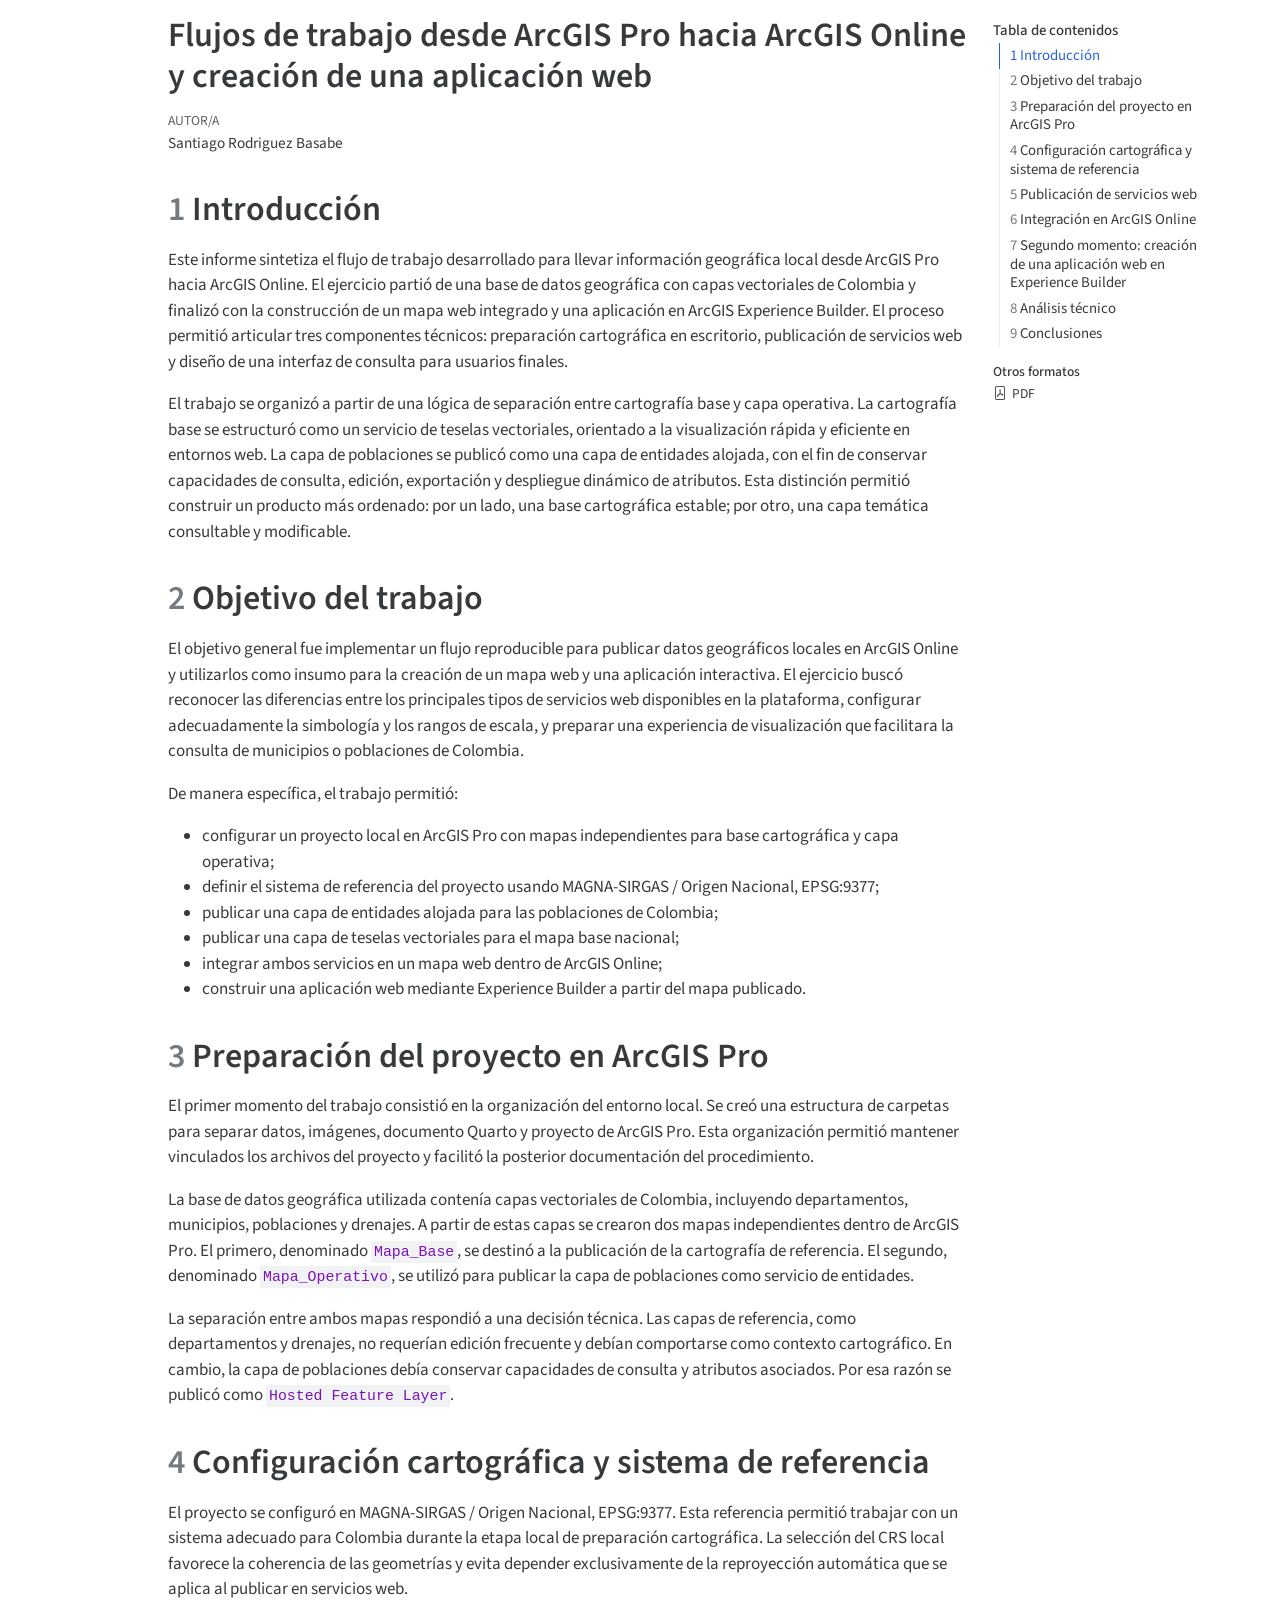
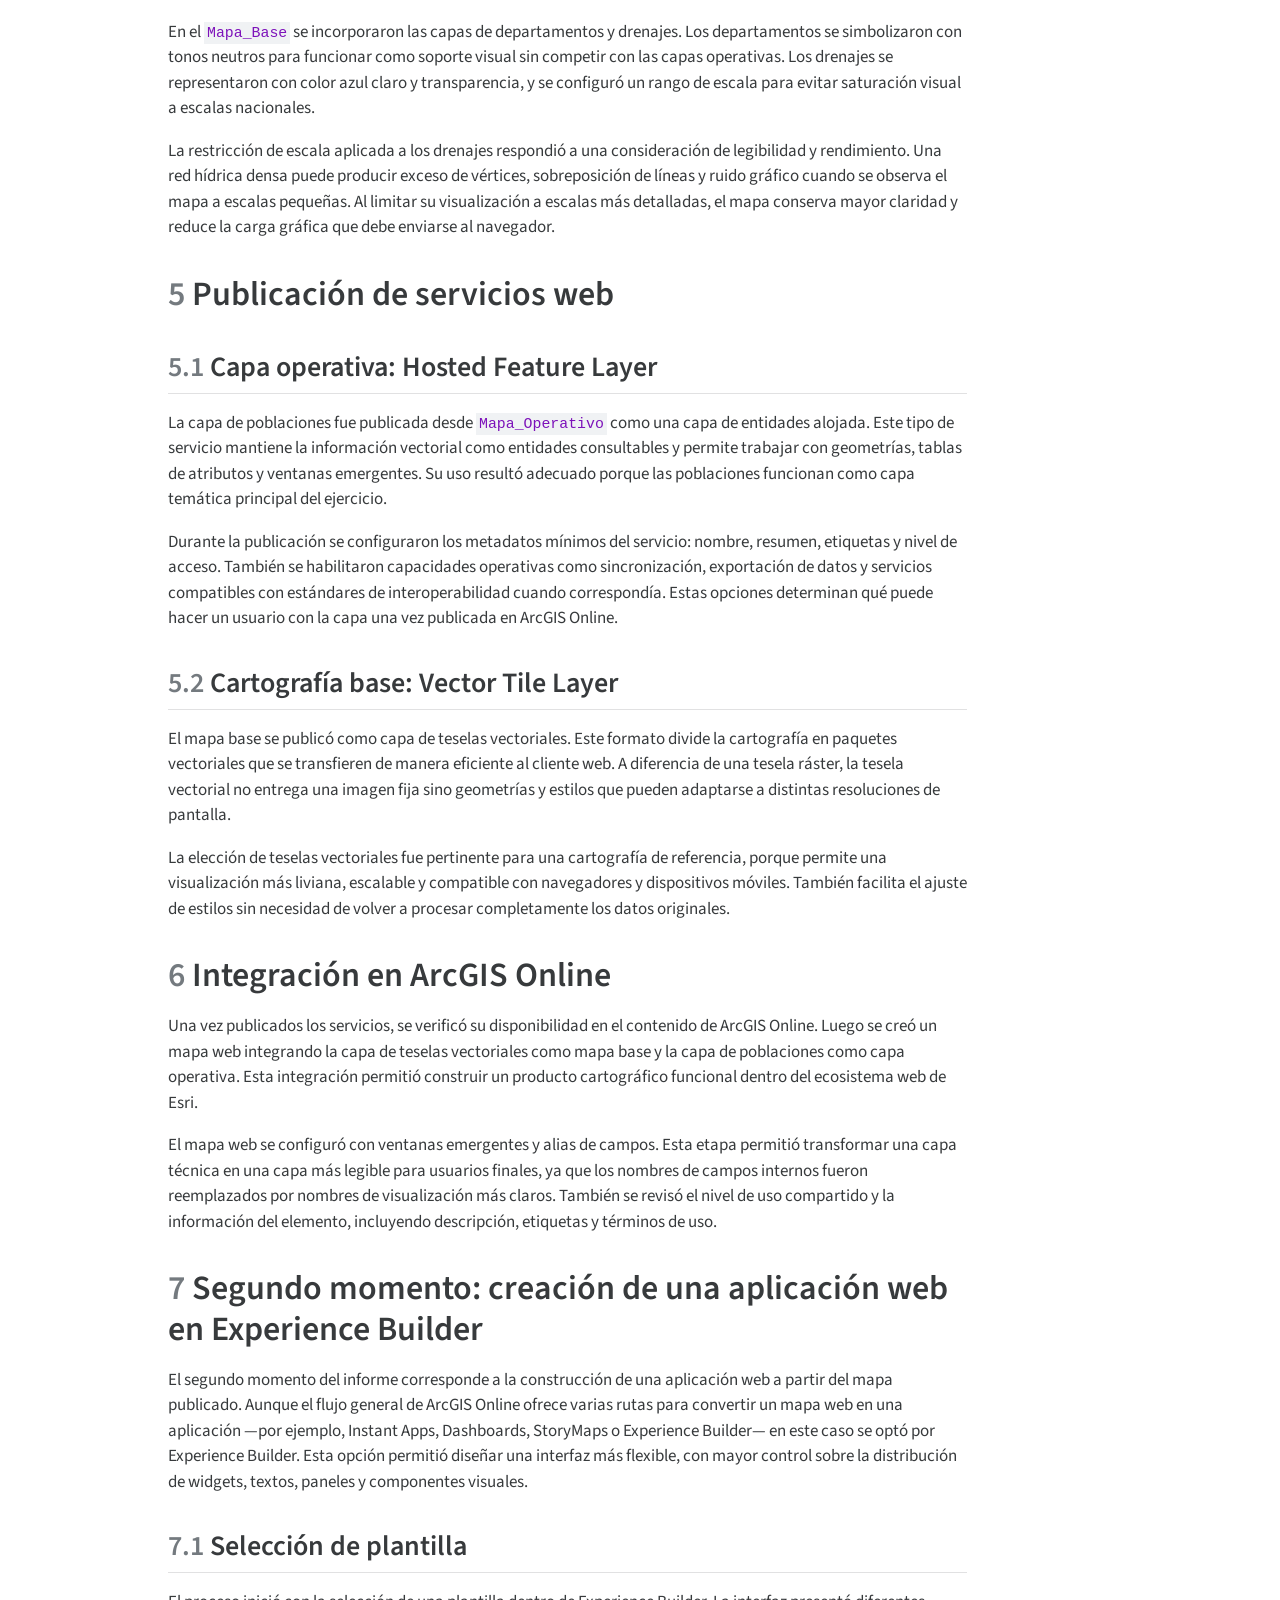
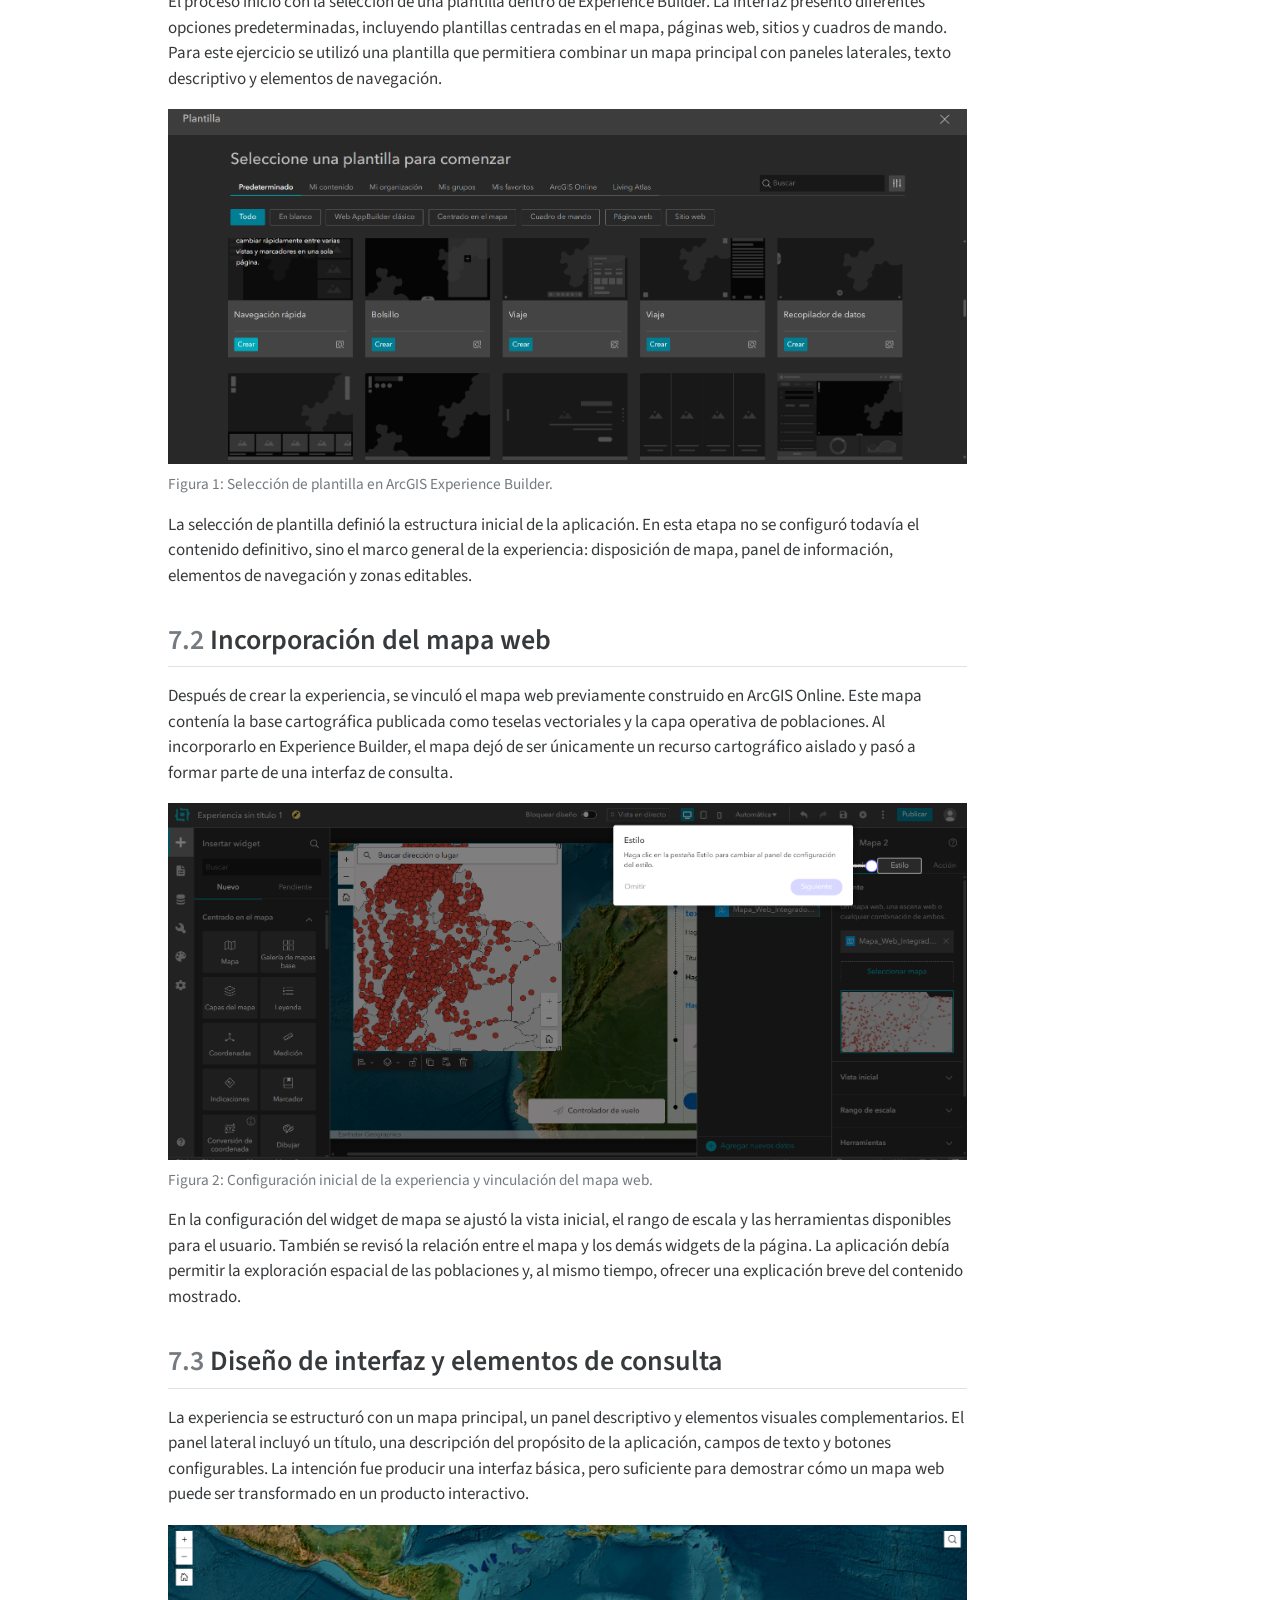
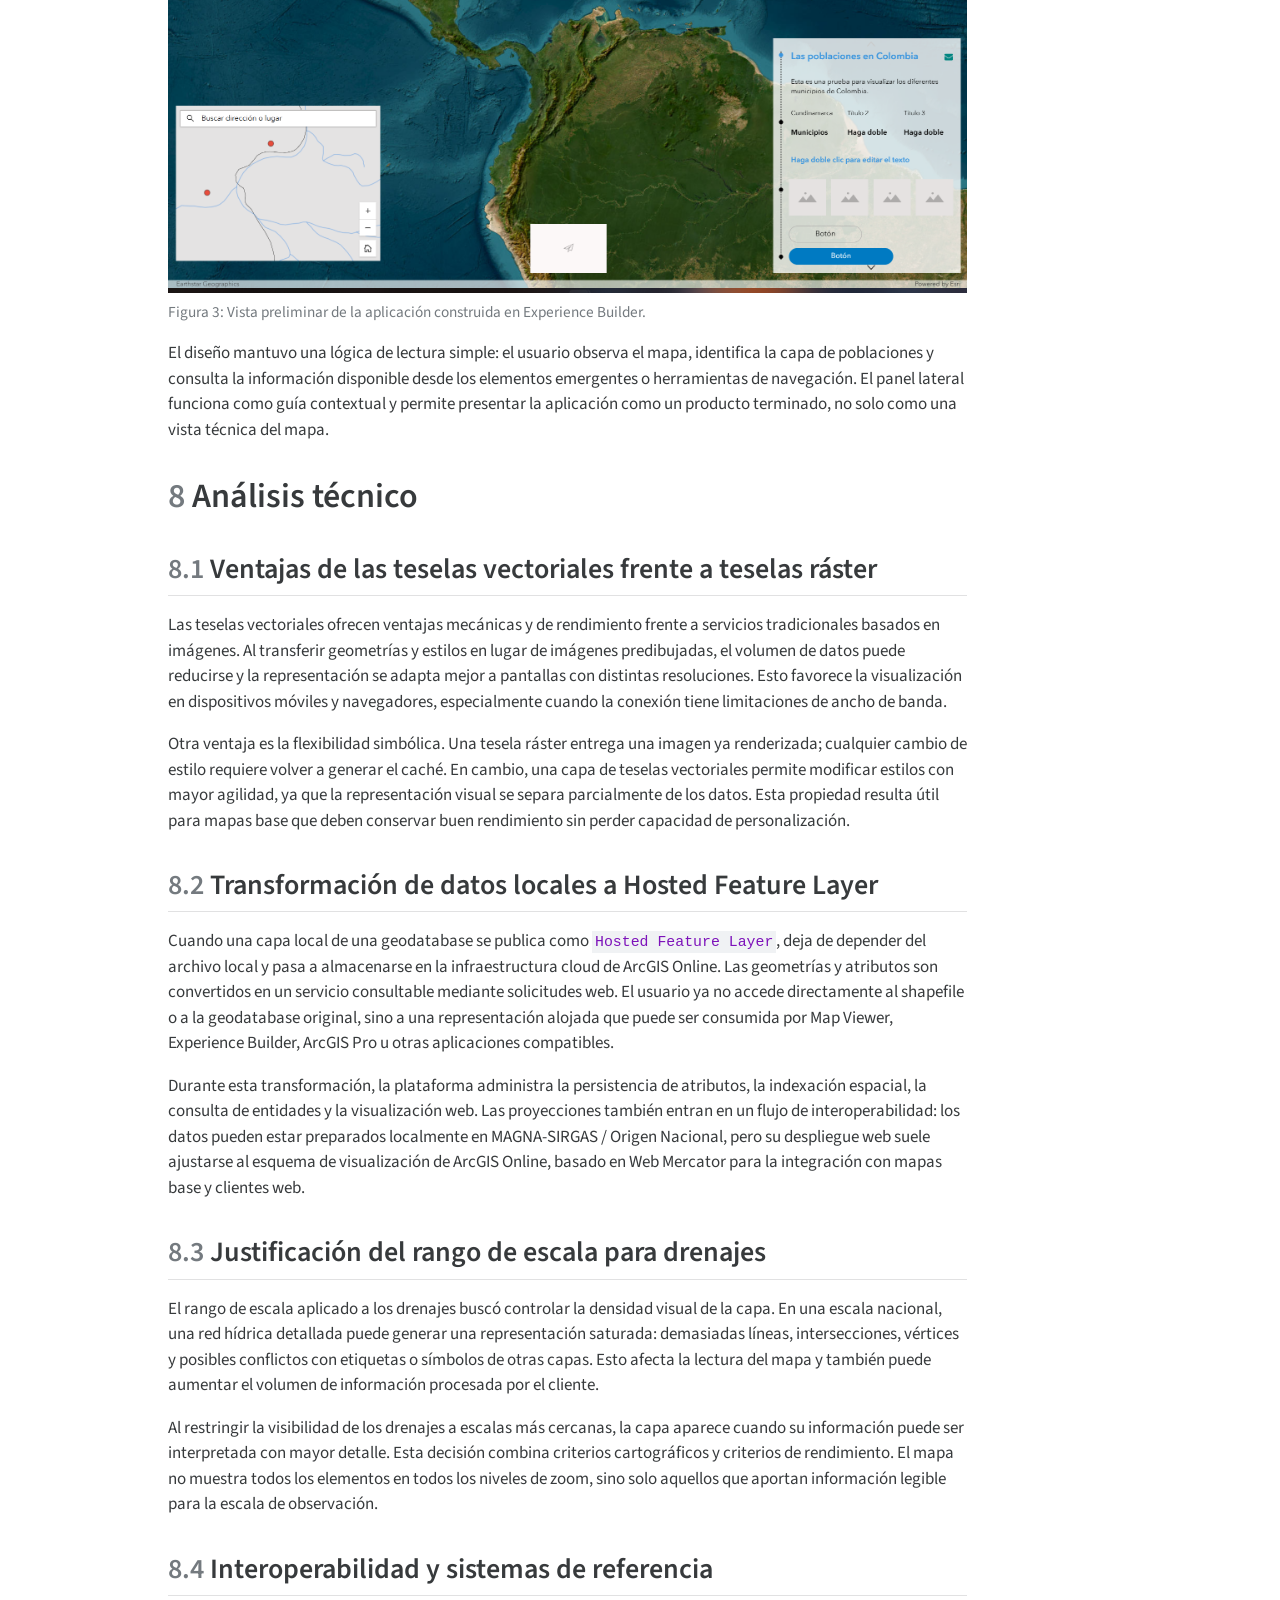
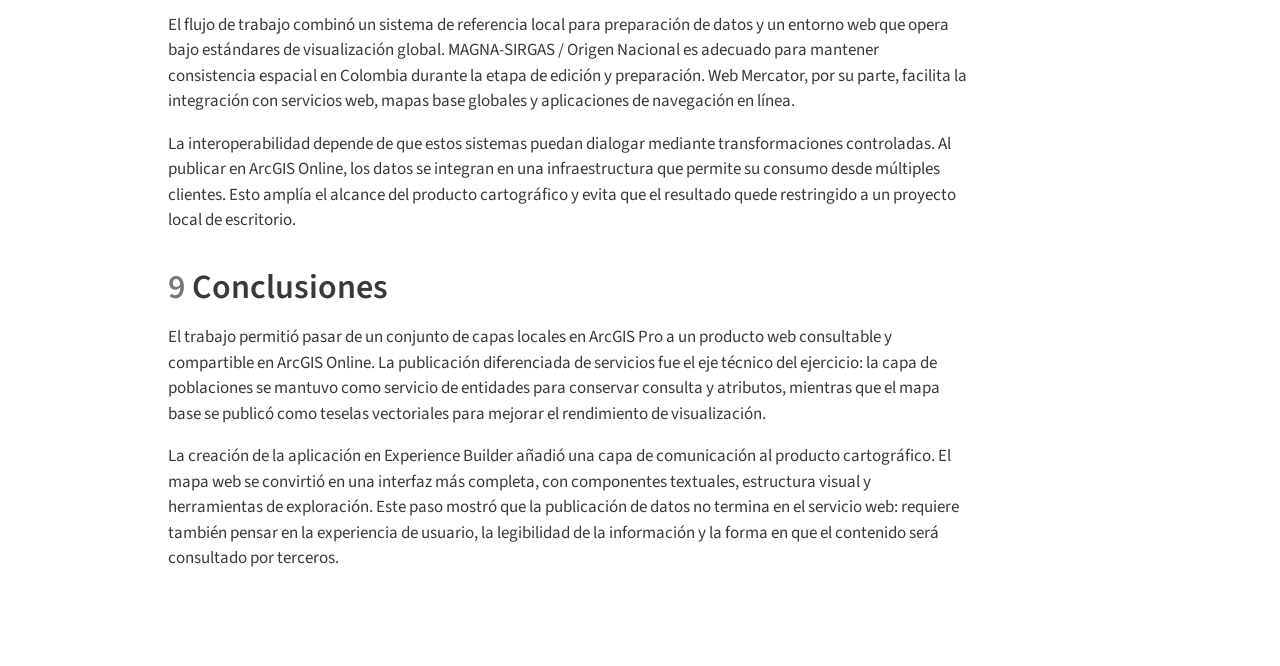
<file: trabajo de clase 25-05/index.html>
<!DOCTYPE html>
<html xmlns="http://www.w3.org/1999/xhtml" lang="es" xml:lang="es"><head>

<meta charset="utf-8">
<meta name="generator" content="quarto-1.8.27">

<meta name="viewport" content="width=device-width, initial-scale=1.0, user-scalable=yes">

<meta name="author" content="Santiago Rodriguez Basabe">

<title>Flujos de trabajo desde ArcGIS Pro hacia ArcGIS Online y creación de una aplicación web</title>
<style>
code{white-space: pre-wrap;}
span.smallcaps{font-variant: small-caps;}
div.columns{display: flex; gap: min(4vw, 1.5em);}
div.column{flex: auto; overflow-x: auto;}
div.hanging-indent{margin-left: 1.5em; text-indent: -1.5em;}
ul.task-list{list-style: none;}
ul.task-list li input[type="checkbox"] {
  width: 0.8em;
  margin: 0 0.8em 0.2em -1em; /* quarto-specific, see https://github.com/quarto-dev/quarto-cli/issues/4556 */ 
  vertical-align: middle;
}
</style>


<script src="index_files/libs/clipboard/clipboard.min.js"></script>
<script src="index_files/libs/quarto-html/quarto.js" type="module"></script>
<script src="index_files/libs/quarto-html/tabsets/tabsets.js" type="module"></script>
<script src="index_files/libs/quarto-html/axe/axe-check.js" type="module"></script>
<script src="index_files/libs/quarto-html/popper.min.js"></script>
<script src="index_files/libs/quarto-html/tippy.umd.min.js"></script>
<script src="index_files/libs/quarto-html/anchor.min.js"></script>
<link href="index_files/libs/quarto-html/tippy.css" rel="stylesheet">
<link href="index_files/libs/quarto-html/quarto-syntax-highlighting-ed96de9b727972fe78a7b5d16c58bf87.css" rel="stylesheet" id="quarto-text-highlighting-styles">
<script src="index_files/libs/bootstrap/bootstrap.min.js"></script>
<link href="index_files/libs/bootstrap/bootstrap-icons.css" rel="stylesheet">
<link href="index_files/libs/bootstrap/bootstrap-4d7f0bce1131f3e5f9547cd857cfbfc8.min.css" rel="stylesheet" append-hash="true" id="quarto-bootstrap" data-mode="light">


</head>

<body class="quarto-light">

<div id="quarto-content" class="page-columns page-rows-contents page-layout-article">
<div id="quarto-margin-sidebar" class="sidebar margin-sidebar">
  <nav id="TOC" role="doc-toc" class="toc-active">
    <h2 id="toc-title">Tabla de contenidos</h2>
   
  <ul>
  <li><a href="#introducción" id="toc-introducción" class="nav-link active" data-scroll-target="#introducción"><span class="header-section-number">1</span> Introducción</a></li>
  <li><a href="#objetivo-del-trabajo" id="toc-objetivo-del-trabajo" class="nav-link" data-scroll-target="#objetivo-del-trabajo"><span class="header-section-number">2</span> Objetivo del trabajo</a></li>
  <li><a href="#preparación-del-proyecto-en-arcgis-pro" id="toc-preparación-del-proyecto-en-arcgis-pro" class="nav-link" data-scroll-target="#preparación-del-proyecto-en-arcgis-pro"><span class="header-section-number">3</span> Preparación del proyecto en ArcGIS Pro</a></li>
  <li><a href="#configuración-cartográfica-y-sistema-de-referencia" id="toc-configuración-cartográfica-y-sistema-de-referencia" class="nav-link" data-scroll-target="#configuración-cartográfica-y-sistema-de-referencia"><span class="header-section-number">4</span> Configuración cartográfica y sistema de referencia</a></li>
  <li><a href="#publicación-de-servicios-web" id="toc-publicación-de-servicios-web" class="nav-link" data-scroll-target="#publicación-de-servicios-web"><span class="header-section-number">5</span> Publicación de servicios web</a>
  <ul class="collapse">
  <li><a href="#capa-operativa-hosted-feature-layer" id="toc-capa-operativa-hosted-feature-layer" class="nav-link" data-scroll-target="#capa-operativa-hosted-feature-layer"><span class="header-section-number">5.1</span> Capa operativa: Hosted Feature Layer</a></li>
  <li><a href="#cartografía-base-vector-tile-layer" id="toc-cartografía-base-vector-tile-layer" class="nav-link" data-scroll-target="#cartografía-base-vector-tile-layer"><span class="header-section-number">5.2</span> Cartografía base: Vector Tile Layer</a></li>
  </ul></li>
  <li><a href="#integración-en-arcgis-online" id="toc-integración-en-arcgis-online" class="nav-link" data-scroll-target="#integración-en-arcgis-online"><span class="header-section-number">6</span> Integración en ArcGIS Online</a></li>
  <li><a href="#segundo-momento-creación-de-una-aplicación-web-en-experience-builder" id="toc-segundo-momento-creación-de-una-aplicación-web-en-experience-builder" class="nav-link" data-scroll-target="#segundo-momento-creación-de-una-aplicación-web-en-experience-builder"><span class="header-section-number">7</span> Segundo momento: creación de una aplicación web en Experience Builder</a>
  <ul class="collapse">
  <li><a href="#selección-de-plantilla" id="toc-selección-de-plantilla" class="nav-link" data-scroll-target="#selección-de-plantilla"><span class="header-section-number">7.1</span> Selección de plantilla</a></li>
  <li><a href="#incorporación-del-mapa-web" id="toc-incorporación-del-mapa-web" class="nav-link" data-scroll-target="#incorporación-del-mapa-web"><span class="header-section-number">7.2</span> Incorporación del mapa web</a></li>
  <li><a href="#diseño-de-interfaz-y-elementos-de-consulta" id="toc-diseño-de-interfaz-y-elementos-de-consulta" class="nav-link" data-scroll-target="#diseño-de-interfaz-y-elementos-de-consulta"><span class="header-section-number">7.3</span> Diseño de interfaz y elementos de consulta</a></li>
  </ul></li>
  <li><a href="#análisis-técnico" id="toc-análisis-técnico" class="nav-link" data-scroll-target="#análisis-técnico"><span class="header-section-number">8</span> Análisis técnico</a>
  <ul class="collapse">
  <li><a href="#ventajas-de-las-teselas-vectoriales-frente-a-teselas-ráster" id="toc-ventajas-de-las-teselas-vectoriales-frente-a-teselas-ráster" class="nav-link" data-scroll-target="#ventajas-de-las-teselas-vectoriales-frente-a-teselas-ráster"><span class="header-section-number">8.1</span> Ventajas de las teselas vectoriales frente a teselas ráster</a></li>
  <li><a href="#transformación-de-datos-locales-a-hosted-feature-layer" id="toc-transformación-de-datos-locales-a-hosted-feature-layer" class="nav-link" data-scroll-target="#transformación-de-datos-locales-a-hosted-feature-layer"><span class="header-section-number">8.2</span> Transformación de datos locales a Hosted Feature Layer</a></li>
  <li><a href="#justificación-del-rango-de-escala-para-drenajes" id="toc-justificación-del-rango-de-escala-para-drenajes" class="nav-link" data-scroll-target="#justificación-del-rango-de-escala-para-drenajes"><span class="header-section-number">8.3</span> Justificación del rango de escala para drenajes</a></li>
  <li><a href="#interoperabilidad-y-sistemas-de-referencia" id="toc-interoperabilidad-y-sistemas-de-referencia" class="nav-link" data-scroll-target="#interoperabilidad-y-sistemas-de-referencia"><span class="header-section-number">8.4</span> Interoperabilidad y sistemas de referencia</a></li>
  </ul></li>
  <li><a href="#conclusiones" id="toc-conclusiones" class="nav-link" data-scroll-target="#conclusiones"><span class="header-section-number">9</span> Conclusiones</a></li>
  </ul>
<div class="quarto-alternate-formats"><h2>Otros formatos</h2><ul><li><a href="index.pdf"><i class="bi bi-file-pdf"></i>PDF</a></li></ul></div></nav>
</div>
<main class="content" id="quarto-document-content">

<header id="title-block-header" class="quarto-title-block default">
<div class="quarto-title">
<h1 class="title">Flujos de trabajo desde ArcGIS Pro hacia ArcGIS Online y creación de una aplicación web</h1>
</div>



<div class="quarto-title-meta">

    <div>
    <div class="quarto-title-meta-heading">Autor/a</div>
    <div class="quarto-title-meta-contents">
             <p>Santiago Rodriguez Basabe </p>
          </div>
  </div>
    
  
    
  </div>
  


</header>


<section id="introducción" class="level1" data-number="1">
<h1 data-number="1"><span class="header-section-number">1</span> Introducción</h1>
<p>Este informe sintetiza el flujo de trabajo desarrollado para llevar información geográfica local desde ArcGIS Pro hacia ArcGIS Online. El ejercicio partió de una base de datos geográfica con capas vectoriales de Colombia y finalizó con la construcción de un mapa web integrado y una aplicación en ArcGIS Experience Builder. El proceso permitió articular tres componentes técnicos: preparación cartográfica en escritorio, publicación de servicios web y diseño de una interfaz de consulta para usuarios finales.</p>
<p>El trabajo se organizó a partir de una lógica de separación entre cartografía base y capa operativa. La cartografía base se estructuró como un servicio de teselas vectoriales, orientado a la visualización rápida y eficiente en entornos web. La capa de poblaciones se publicó como una capa de entidades alojada, con el fin de conservar capacidades de consulta, edición, exportación y despliegue dinámico de atributos. Esta distinción permitió construir un producto más ordenado: por un lado, una base cartográfica estable; por otro, una capa temática consultable y modificable.</p>
</section>
<section id="objetivo-del-trabajo" class="level1" data-number="2">
<h1 data-number="2"><span class="header-section-number">2</span> Objetivo del trabajo</h1>
<p>El objetivo general fue implementar un flujo reproducible para publicar datos geográficos locales en ArcGIS Online y utilizarlos como insumo para la creación de un mapa web y una aplicación interactiva. El ejercicio buscó reconocer las diferencias entre los principales tipos de servicios web disponibles en la plataforma, configurar adecuadamente la simbología y los rangos de escala, y preparar una experiencia de visualización que facilitara la consulta de municipios o poblaciones de Colombia.</p>
<p>De manera específica, el trabajo permitió:</p>
<ul>
<li>configurar un proyecto local en ArcGIS Pro con mapas independientes para base cartográfica y capa operativa;</li>
<li>definir el sistema de referencia del proyecto usando MAGNA-SIRGAS / Origen Nacional, EPSG:9377;</li>
<li>publicar una capa de entidades alojada para las poblaciones de Colombia;</li>
<li>publicar una capa de teselas vectoriales para el mapa base nacional;</li>
<li>integrar ambos servicios en un mapa web dentro de ArcGIS Online;</li>
<li>construir una aplicación web mediante Experience Builder a partir del mapa publicado.</li>
</ul>
</section>
<section id="preparación-del-proyecto-en-arcgis-pro" class="level1" data-number="3">
<h1 data-number="3"><span class="header-section-number">3</span> Preparación del proyecto en ArcGIS Pro</h1>
<p>El primer momento del trabajo consistió en la organización del entorno local. Se creó una estructura de carpetas para separar datos, imágenes, documento Quarto y proyecto de ArcGIS Pro. Esta organización permitió mantener vinculados los archivos del proyecto y facilitó la posterior documentación del procedimiento.</p>
<p>La base de datos geográfica utilizada contenía capas vectoriales de Colombia, incluyendo departamentos, municipios, poblaciones y drenajes. A partir de estas capas se crearon dos mapas independientes dentro de ArcGIS Pro. El primero, denominado <code>Mapa_Base</code>, se destinó a la publicación de la cartografía de referencia. El segundo, denominado <code>Mapa_Operativo</code>, se utilizó para publicar la capa de poblaciones como servicio de entidades.</p>
<p>La separación entre ambos mapas respondió a una decisión técnica. Las capas de referencia, como departamentos y drenajes, no requerían edición frecuente y debían comportarse como contexto cartográfico. En cambio, la capa de poblaciones debía conservar capacidades de consulta y atributos asociados. Por esa razón se publicó como <code>Hosted Feature Layer</code>.</p>
</section>
<section id="configuración-cartográfica-y-sistema-de-referencia" class="level1" data-number="4">
<h1 data-number="4"><span class="header-section-number">4</span> Configuración cartográfica y sistema de referencia</h1>
<p>El proyecto se configuró en MAGNA-SIRGAS / Origen Nacional, EPSG:9377. Esta referencia permitió trabajar con un sistema adecuado para Colombia durante la etapa local de preparación cartográfica. La selección del CRS local favorece la coherencia de las geometrías y evita depender exclusivamente de la reproyección automática que se aplica al publicar en servicios web.</p>
<p>En el <code>Mapa_Base</code> se incorporaron las capas de departamentos y drenajes. Los departamentos se simbolizaron con tonos neutros para funcionar como soporte visual sin competir con las capas operativas. Los drenajes se representaron con color azul claro y transparencia, y se configuró un rango de escala para evitar saturación visual a escalas nacionales.</p>
<p>La restricción de escala aplicada a los drenajes respondió a una consideración de legibilidad y rendimiento. Una red hídrica densa puede producir exceso de vértices, sobreposición de líneas y ruido gráfico cuando se observa el mapa a escalas pequeñas. Al limitar su visualización a escalas más detalladas, el mapa conserva mayor claridad y reduce la carga gráfica que debe enviarse al navegador.</p>
</section>
<section id="publicación-de-servicios-web" class="level1" data-number="5">
<h1 data-number="5"><span class="header-section-number">5</span> Publicación de servicios web</h1>
<section id="capa-operativa-hosted-feature-layer" class="level2" data-number="5.1">
<h2 data-number="5.1" class="anchored" data-anchor-id="capa-operativa-hosted-feature-layer"><span class="header-section-number">5.1</span> Capa operativa: Hosted Feature Layer</h2>
<p>La capa de poblaciones fue publicada desde <code>Mapa_Operativo</code> como una capa de entidades alojada. Este tipo de servicio mantiene la información vectorial como entidades consultables y permite trabajar con geometrías, tablas de atributos y ventanas emergentes. Su uso resultó adecuado porque las poblaciones funcionan como capa temática principal del ejercicio.</p>
<p>Durante la publicación se configuraron los metadatos mínimos del servicio: nombre, resumen, etiquetas y nivel de acceso. También se habilitaron capacidades operativas como sincronización, exportación de datos y servicios compatibles con estándares de interoperabilidad cuando correspondía. Estas opciones determinan qué puede hacer un usuario con la capa una vez publicada en ArcGIS Online.</p>
</section>
<section id="cartografía-base-vector-tile-layer" class="level2" data-number="5.2">
<h2 data-number="5.2" class="anchored" data-anchor-id="cartografía-base-vector-tile-layer"><span class="header-section-number">5.2</span> Cartografía base: Vector Tile Layer</h2>
<p>El mapa base se publicó como capa de teselas vectoriales. Este formato divide la cartografía en paquetes vectoriales que se transfieren de manera eficiente al cliente web. A diferencia de una tesela ráster, la tesela vectorial no entrega una imagen fija sino geometrías y estilos que pueden adaptarse a distintas resoluciones de pantalla.</p>
<p>La elección de teselas vectoriales fue pertinente para una cartografía de referencia, porque permite una visualización más liviana, escalable y compatible con navegadores y dispositivos móviles. También facilita el ajuste de estilos sin necesidad de volver a procesar completamente los datos originales.</p>
</section>
</section>
<section id="integración-en-arcgis-online" class="level1" data-number="6">
<h1 data-number="6"><span class="header-section-number">6</span> Integración en ArcGIS Online</h1>
<p>Una vez publicados los servicios, se verificó su disponibilidad en el contenido de ArcGIS Online. Luego se creó un mapa web integrando la capa de teselas vectoriales como mapa base y la capa de poblaciones como capa operativa. Esta integración permitió construir un producto cartográfico funcional dentro del ecosistema web de Esri.</p>
<p>El mapa web se configuró con ventanas emergentes y alias de campos. Esta etapa permitió transformar una capa técnica en una capa más legible para usuarios finales, ya que los nombres de campos internos fueron reemplazados por nombres de visualización más claros. También se revisó el nivel de uso compartido y la información del elemento, incluyendo descripción, etiquetas y términos de uso.</p>
</section>
<section id="segundo-momento-creación-de-una-aplicación-web-en-experience-builder" class="level1" data-number="7">
<h1 data-number="7"><span class="header-section-number">7</span> Segundo momento: creación de una aplicación web en Experience Builder</h1>
<p>El segundo momento del informe corresponde a la construcción de una aplicación web a partir del mapa publicado. Aunque el flujo general de ArcGIS Online ofrece varias rutas para convertir un mapa web en una aplicación —por ejemplo, Instant Apps, Dashboards, StoryMaps o Experience Builder— en este caso se optó por Experience Builder. Esta opción permitió diseñar una interfaz más flexible, con mayor control sobre la distribución de widgets, textos, paneles y componentes visuales.</p>
<section id="selección-de-plantilla" class="level2" data-number="7.1">
<h2 data-number="7.1" class="anchored" data-anchor-id="selección-de-plantilla"><span class="header-section-number">7.1</span> Selección de plantilla</h2>
<p>El proceso inició con la selección de una plantilla dentro de Experience Builder. La interfaz presentó diferentes opciones predeterminadas, incluyendo plantillas centradas en el mapa, páginas web, sitios y cuadros de mando. Para este ejercicio se utilizó una plantilla que permitiera combinar un mapa principal con paneles laterales, texto descriptivo y elementos de navegación.</p>
<div id="fig-menu" class="quarto-float quarto-figure quarto-figure-center anchored">
<figure class="quarto-float quarto-float-fig figure">
<div aria-describedby="fig-menu-caption-0ceaefa1-69ba-4598-a22c-09a6ac19f8ca">
<img src="imagenes/06_menu.png" class="img-fluid figure-img" style="width:100.0%">
</div>
<figcaption class="quarto-float-caption-bottom quarto-float-caption quarto-float-fig" id="fig-menu-caption-0ceaefa1-69ba-4598-a22c-09a6ac19f8ca">
Figura&nbsp;1: Selección de plantilla en ArcGIS Experience Builder.
</figcaption>
</figure>
</div>
<p>La selección de plantilla definió la estructura inicial de la aplicación. En esta etapa no se configuró todavía el contenido definitivo, sino el marco general de la experiencia: disposición de mapa, panel de información, elementos de navegación y zonas editables.</p>
</section>
<section id="incorporación-del-mapa-web" class="level2" data-number="7.2">
<h2 data-number="7.2" class="anchored" data-anchor-id="incorporación-del-mapa-web"><span class="header-section-number">7.2</span> Incorporación del mapa web</h2>
<p>Después de crear la experiencia, se vinculó el mapa web previamente construido en ArcGIS Online. Este mapa contenía la base cartográfica publicada como teselas vectoriales y la capa operativa de poblaciones. Al incorporarlo en Experience Builder, el mapa dejó de ser únicamente un recurso cartográfico aislado y pasó a formar parte de una interfaz de consulta.</p>
<div id="fig-creacion" class="quarto-float quarto-figure quarto-figure-center anchored">
<figure class="quarto-float quarto-float-fig figure">
<div aria-describedby="fig-creacion-caption-0ceaefa1-69ba-4598-a22c-09a6ac19f8ca">
<img src="imagenes/07_creacion_app.png" class="img-fluid figure-img" style="width:100.0%">
</div>
<figcaption class="quarto-float-caption-bottom quarto-float-caption quarto-float-fig" id="fig-creacion-caption-0ceaefa1-69ba-4598-a22c-09a6ac19f8ca">
Figura&nbsp;2: Configuración inicial de la experiencia y vinculación del mapa web.
</figcaption>
</figure>
</div>
<p>En la configuración del widget de mapa se ajustó la vista inicial, el rango de escala y las herramientas disponibles para el usuario. También se revisó la relación entre el mapa y los demás widgets de la página. La aplicación debía permitir la exploración espacial de las poblaciones y, al mismo tiempo, ofrecer una explicación breve del contenido mostrado.</p>
</section>
<section id="diseño-de-interfaz-y-elementos-de-consulta" class="level2" data-number="7.3">
<h2 data-number="7.3" class="anchored" data-anchor-id="diseño-de-interfaz-y-elementos-de-consulta"><span class="header-section-number">7.3</span> Diseño de interfaz y elementos de consulta</h2>
<p>La experiencia se estructuró con un mapa principal, un panel descriptivo y elementos visuales complementarios. El panel lateral incluyó un título, una descripción del propósito de la aplicación, campos de texto y botones configurables. La intención fue producir una interfaz básica, pero suficiente para demostrar cómo un mapa web puede ser transformado en un producto interactivo.</p>
<div id="fig-app" class="quarto-float quarto-figure quarto-figure-center anchored">
<figure class="quarto-float quarto-float-fig figure">
<div aria-describedby="fig-app-caption-0ceaefa1-69ba-4598-a22c-09a6ac19f8ca">
<img src="imagenes/08_app_basico.png" class="img-fluid figure-img" style="width:100.0%">
</div>
<figcaption class="quarto-float-caption-bottom quarto-float-caption quarto-float-fig" id="fig-app-caption-0ceaefa1-69ba-4598-a22c-09a6ac19f8ca">
Figura&nbsp;3: Vista preliminar de la aplicación construida en Experience Builder.
</figcaption>
</figure>
</div>
<p>El diseño mantuvo una lógica de lectura simple: el usuario observa el mapa, identifica la capa de poblaciones y consulta la información disponible desde los elementos emergentes o herramientas de navegación. El panel lateral funciona como guía contextual y permite presentar la aplicación como un producto terminado, no solo como una vista técnica del mapa.</p>
</section>
</section>
<section id="análisis-técnico" class="level1" data-number="8">
<h1 data-number="8"><span class="header-section-number">8</span> Análisis técnico</h1>
<section id="ventajas-de-las-teselas-vectoriales-frente-a-teselas-ráster" class="level2" data-number="8.1">
<h2 data-number="8.1" class="anchored" data-anchor-id="ventajas-de-las-teselas-vectoriales-frente-a-teselas-ráster"><span class="header-section-number">8.1</span> Ventajas de las teselas vectoriales frente a teselas ráster</h2>
<p>Las teselas vectoriales ofrecen ventajas mecánicas y de rendimiento frente a servicios tradicionales basados en imágenes. Al transferir geometrías y estilos en lugar de imágenes predibujadas, el volumen de datos puede reducirse y la representación se adapta mejor a pantallas con distintas resoluciones. Esto favorece la visualización en dispositivos móviles y navegadores, especialmente cuando la conexión tiene limitaciones de ancho de banda.</p>
<p>Otra ventaja es la flexibilidad simbólica. Una tesela ráster entrega una imagen ya renderizada; cualquier cambio de estilo requiere volver a generar el caché. En cambio, una capa de teselas vectoriales permite modificar estilos con mayor agilidad, ya que la representación visual se separa parcialmente de los datos. Esta propiedad resulta útil para mapas base que deben conservar buen rendimiento sin perder capacidad de personalización.</p>
</section>
<section id="transformación-de-datos-locales-a-hosted-feature-layer" class="level2" data-number="8.2">
<h2 data-number="8.2" class="anchored" data-anchor-id="transformación-de-datos-locales-a-hosted-feature-layer"><span class="header-section-number">8.2</span> Transformación de datos locales a Hosted Feature Layer</h2>
<p>Cuando una capa local de una geodatabase se publica como <code>Hosted Feature Layer</code>, deja de depender del archivo local y pasa a almacenarse en la infraestructura cloud de ArcGIS Online. Las geometrías y atributos son convertidos en un servicio consultable mediante solicitudes web. El usuario ya no accede directamente al shapefile o a la geodatabase original, sino a una representación alojada que puede ser consumida por Map Viewer, Experience Builder, ArcGIS Pro u otras aplicaciones compatibles.</p>
<p>Durante esta transformación, la plataforma administra la persistencia de atributos, la indexación espacial, la consulta de entidades y la visualización web. Las proyecciones también entran en un flujo de interoperabilidad: los datos pueden estar preparados localmente en MAGNA-SIRGAS / Origen Nacional, pero su despliegue web suele ajustarse al esquema de visualización de ArcGIS Online, basado en Web Mercator para la integración con mapas base y clientes web.</p>
</section>
<section id="justificación-del-rango-de-escala-para-drenajes" class="level2" data-number="8.3">
<h2 data-number="8.3" class="anchored" data-anchor-id="justificación-del-rango-de-escala-para-drenajes"><span class="header-section-number">8.3</span> Justificación del rango de escala para drenajes</h2>
<p>El rango de escala aplicado a los drenajes buscó controlar la densidad visual de la capa. En una escala nacional, una red hídrica detallada puede generar una representación saturada: demasiadas líneas, intersecciones, vértices y posibles conflictos con etiquetas o símbolos de otras capas. Esto afecta la lectura del mapa y también puede aumentar el volumen de información procesada por el cliente.</p>
<p>Al restringir la visibilidad de los drenajes a escalas más cercanas, la capa aparece cuando su información puede ser interpretada con mayor detalle. Esta decisión combina criterios cartográficos y criterios de rendimiento. El mapa no muestra todos los elementos en todos los niveles de zoom, sino solo aquellos que aportan información legible para la escala de observación.</p>
</section>
<section id="interoperabilidad-y-sistemas-de-referencia" class="level2" data-number="8.4">
<h2 data-number="8.4" class="anchored" data-anchor-id="interoperabilidad-y-sistemas-de-referencia"><span class="header-section-number">8.4</span> Interoperabilidad y sistemas de referencia</h2>
<p>El flujo de trabajo combinó un sistema de referencia local para preparación de datos y un entorno web que opera bajo estándares de visualización global. MAGNA-SIRGAS / Origen Nacional es adecuado para mantener consistencia espacial en Colombia durante la etapa de edición y preparación. Web Mercator, por su parte, facilita la integración con servicios web, mapas base globales y aplicaciones de navegación en línea.</p>
<p>La interoperabilidad depende de que estos sistemas puedan dialogar mediante transformaciones controladas. Al publicar en ArcGIS Online, los datos se integran en una infraestructura que permite su consumo desde múltiples clientes. Esto amplía el alcance del producto cartográfico y evita que el resultado quede restringido a un proyecto local de escritorio.</p>
</section>
</section>
<section id="conclusiones" class="level1" data-number="9">
<h1 data-number="9"><span class="header-section-number">9</span> Conclusiones</h1>
<p>El trabajo permitió pasar de un conjunto de capas locales en ArcGIS Pro a un producto web consultable y compartible en ArcGIS Online. La publicación diferenciada de servicios fue el eje técnico del ejercicio: la capa de poblaciones se mantuvo como servicio de entidades para conservar consulta y atributos, mientras que el mapa base se publicó como teselas vectoriales para mejorar el rendimiento de visualización.</p>
<p>La creación de la aplicación en Experience Builder añadió una capa de comunicación al producto cartográfico. El mapa web se convirtió en una interfaz más completa, con componentes textuales, estructura visual y herramientas de exploración. Este paso mostró que la publicación de datos no termina en el servicio web: requiere también pensar en la experiencia de usuario, la legibilidad de la información y la forma en que el contenido será consultado por terceros.</p>
</section>

</main>
<!-- /main column -->
<script id="quarto-html-after-body" type="application/javascript">
  window.document.addEventListener("DOMContentLoaded", function (event) {
    const icon = "";
    const anchorJS = new window.AnchorJS();
    anchorJS.options = {
      placement: 'right',
      icon: icon
    };
    anchorJS.add('.anchored');
    const isCodeAnnotation = (el) => {
      for (const clz of el.classList) {
        if (clz.startsWith('code-annotation-')) {                     
          return true;
        }
      }
      return false;
    }
    const onCopySuccess = function(e) {
      // button target
      const button = e.trigger;
      // don't keep focus
      button.blur();
      // flash "checked"
      button.classList.add('code-copy-button-checked');
      var currentTitle = button.getAttribute("title");
      button.setAttribute("title", "Copiado");
      let tooltip;
      if (window.bootstrap) {
        button.setAttribute("data-bs-toggle", "tooltip");
        button.setAttribute("data-bs-placement", "left");
        button.setAttribute("data-bs-title", "Copiado");
        tooltip = new bootstrap.Tooltip(button, 
          { trigger: "manual", 
            customClass: "code-copy-button-tooltip",
            offset: [0, -8]});
        tooltip.show();    
      }
      setTimeout(function() {
        if (tooltip) {
          tooltip.hide();
          button.removeAttribute("data-bs-title");
          button.removeAttribute("data-bs-toggle");
          button.removeAttribute("data-bs-placement");
        }
        button.setAttribute("title", currentTitle);
        button.classList.remove('code-copy-button-checked');
      }, 1000);
      // clear code selection
      e.clearSelection();
    }
    const getTextToCopy = function(trigger) {
      const outerScaffold = trigger.parentElement.cloneNode(true);
      const codeEl = outerScaffold.querySelector('code');
      for (const childEl of codeEl.children) {
        if (isCodeAnnotation(childEl)) {
          childEl.remove();
        }
      }
      return codeEl.innerText;
    }
    const clipboard = new window.ClipboardJS('.code-copy-button:not([data-in-quarto-modal])', {
      text: getTextToCopy
    });
    clipboard.on('success', onCopySuccess);
    if (window.document.getElementById('quarto-embedded-source-code-modal')) {
      const clipboardModal = new window.ClipboardJS('.code-copy-button[data-in-quarto-modal]', {
        text: getTextToCopy,
        container: window.document.getElementById('quarto-embedded-source-code-modal')
      });
      clipboardModal.on('success', onCopySuccess);
    }
      var localhostRegex = new RegExp(/^(?:http|https):\/\/localhost\:?[0-9]*\//);
      var mailtoRegex = new RegExp(/^mailto:/);
        var filterRegex = new RegExp('/' + window.location.host + '/');
      var isInternal = (href) => {
          return filterRegex.test(href) || localhostRegex.test(href) || mailtoRegex.test(href);
      }
      // Inspect non-navigation links and adorn them if external
     var links = window.document.querySelectorAll('a[href]:not(.nav-link):not(.navbar-brand):not(.toc-action):not(.sidebar-link):not(.sidebar-item-toggle):not(.pagination-link):not(.no-external):not([aria-hidden]):not(.dropdown-item):not(.quarto-navigation-tool):not(.about-link)');
      for (var i=0; i<links.length; i++) {
        const link = links[i];
        if (!isInternal(link.href)) {
          // undo the damage that might have been done by quarto-nav.js in the case of
          // links that we want to consider external
          if (link.dataset.originalHref !== undefined) {
            link.href = link.dataset.originalHref;
          }
        }
      }
    function tippyHover(el, contentFn, onTriggerFn, onUntriggerFn) {
      const config = {
        allowHTML: true,
        maxWidth: 500,
        delay: 100,
        arrow: false,
        appendTo: function(el) {
            return el.parentElement;
        },
        interactive: true,
        interactiveBorder: 10,
        theme: 'quarto',
        placement: 'bottom-start',
      };
      if (contentFn) {
        config.content = contentFn;
      }
      if (onTriggerFn) {
        config.onTrigger = onTriggerFn;
      }
      if (onUntriggerFn) {
        config.onUntrigger = onUntriggerFn;
      }
      window.tippy(el, config); 
    }
    const noterefs = window.document.querySelectorAll('a[role="doc-noteref"]');
    for (var i=0; i<noterefs.length; i++) {
      const ref = noterefs[i];
      tippyHover(ref, function() {
        // use id or data attribute instead here
        let href = ref.getAttribute('data-footnote-href') || ref.getAttribute('href');
        try { href = new URL(href).hash; } catch {}
        const id = href.replace(/^#\/?/, "");
        const note = window.document.getElementById(id);
        if (note) {
          return note.innerHTML;
        } else {
          return "";
        }
      });
    }
    const xrefs = window.document.querySelectorAll('a.quarto-xref');
    const processXRef = (id, note) => {
      // Strip column container classes
      const stripColumnClz = (el) => {
        el.classList.remove("page-full", "page-columns");
        if (el.children) {
          for (const child of el.children) {
            stripColumnClz(child);
          }
        }
      }
      stripColumnClz(note)
      if (id === null || id.startsWith('sec-')) {
        // Special case sections, only their first couple elements
        const container = document.createElement("div");
        if (note.children && note.children.length > 2) {
          container.appendChild(note.children[0].cloneNode(true));
          for (let i = 1; i < note.children.length; i++) {
            const child = note.children[i];
            if (child.tagName === "P" && child.innerText === "") {
              continue;
            } else {
              container.appendChild(child.cloneNode(true));
              break;
            }
          }
          if (window.Quarto?.typesetMath) {
            window.Quarto.typesetMath(container);
          }
          return container.innerHTML
        } else {
          if (window.Quarto?.typesetMath) {
            window.Quarto.typesetMath(note);
          }
          return note.innerHTML;
        }
      } else {
        // Remove any anchor links if they are present
        const anchorLink = note.querySelector('a.anchorjs-link');
        if (anchorLink) {
          anchorLink.remove();
        }
        if (window.Quarto?.typesetMath) {
          window.Quarto.typesetMath(note);
        }
        if (note.classList.contains("callout")) {
          return note.outerHTML;
        } else {
          return note.innerHTML;
        }
      }
    }
    for (var i=0; i<xrefs.length; i++) {
      const xref = xrefs[i];
      tippyHover(xref, undefined, function(instance) {
        instance.disable();
        let url = xref.getAttribute('href');
        let hash = undefined; 
        if (url.startsWith('#')) {
          hash = url;
        } else {
          try { hash = new URL(url).hash; } catch {}
        }
        if (hash) {
          const id = hash.replace(/^#\/?/, "");
          const note = window.document.getElementById(id);
          if (note !== null) {
            try {
              const html = processXRef(id, note.cloneNode(true));
              instance.setContent(html);
            } finally {
              instance.enable();
              instance.show();
            }
          } else {
            // See if we can fetch this
            fetch(url.split('#')[0])
            .then(res => res.text())
            .then(html => {
              const parser = new DOMParser();
              const htmlDoc = parser.parseFromString(html, "text/html");
              const note = htmlDoc.getElementById(id);
              if (note !== null) {
                const html = processXRef(id, note);
                instance.setContent(html);
              } 
            }).finally(() => {
              instance.enable();
              instance.show();
            });
          }
        } else {
          // See if we can fetch a full url (with no hash to target)
          // This is a special case and we should probably do some content thinning / targeting
          fetch(url)
          .then(res => res.text())
          .then(html => {
            const parser = new DOMParser();
            const htmlDoc = parser.parseFromString(html, "text/html");
            const note = htmlDoc.querySelector('main.content');
            if (note !== null) {
              // This should only happen for chapter cross references
              // (since there is no id in the URL)
              // remove the first header
              if (note.children.length > 0 && note.children[0].tagName === "HEADER") {
                note.children[0].remove();
              }
              const html = processXRef(null, note);
              instance.setContent(html);
            } 
          }).finally(() => {
            instance.enable();
            instance.show();
          });
        }
      }, function(instance) {
      });
    }
        let selectedAnnoteEl;
        const selectorForAnnotation = ( cell, annotation) => {
          let cellAttr = 'data-code-cell="' + cell + '"';
          let lineAttr = 'data-code-annotation="' +  annotation + '"';
          const selector = 'span[' + cellAttr + '][' + lineAttr + ']';
          return selector;
        }
        const selectCodeLines = (annoteEl) => {
          const doc = window.document;
          const targetCell = annoteEl.getAttribute("data-target-cell");
          const targetAnnotation = annoteEl.getAttribute("data-target-annotation");
          const annoteSpan = window.document.querySelector(selectorForAnnotation(targetCell, targetAnnotation));
          const lines = annoteSpan.getAttribute("data-code-lines").split(",");
          const lineIds = lines.map((line) => {
            return targetCell + "-" + line;
          })
          let top = null;
          let height = null;
          let parent = null;
          if (lineIds.length > 0) {
              //compute the position of the single el (top and bottom and make a div)
              const el = window.document.getElementById(lineIds[0]);
              top = el.offsetTop;
              height = el.offsetHeight;
              parent = el.parentElement.parentElement;
            if (lineIds.length > 1) {
              const lastEl = window.document.getElementById(lineIds[lineIds.length - 1]);
              const bottom = lastEl.offsetTop + lastEl.offsetHeight;
              height = bottom - top;
            }
            if (top !== null && height !== null && parent !== null) {
              // cook up a div (if necessary) and position it 
              let div = window.document.getElementById("code-annotation-line-highlight");
              if (div === null) {
                div = window.document.createElement("div");
                div.setAttribute("id", "code-annotation-line-highlight");
                div.style.position = 'absolute';
                parent.appendChild(div);
              }
              div.style.top = top - 2 + "px";
              div.style.height = height + 4 + "px";
              div.style.left = 0;
              let gutterDiv = window.document.getElementById("code-annotation-line-highlight-gutter");
              if (gutterDiv === null) {
                gutterDiv = window.document.createElement("div");
                gutterDiv.setAttribute("id", "code-annotation-line-highlight-gutter");
                gutterDiv.style.position = 'absolute';
                const codeCell = window.document.getElementById(targetCell);
                const gutter = codeCell.querySelector('.code-annotation-gutter');
                gutter.appendChild(gutterDiv);
              }
              gutterDiv.style.top = top - 2 + "px";
              gutterDiv.style.height = height + 4 + "px";
            }
            selectedAnnoteEl = annoteEl;
          }
        };
        const unselectCodeLines = () => {
          const elementsIds = ["code-annotation-line-highlight", "code-annotation-line-highlight-gutter"];
          elementsIds.forEach((elId) => {
            const div = window.document.getElementById(elId);
            if (div) {
              div.remove();
            }
          });
          selectedAnnoteEl = undefined;
        };
          // Handle positioning of the toggle
      window.addEventListener(
        "resize",
        throttle(() => {
          elRect = undefined;
          if (selectedAnnoteEl) {
            selectCodeLines(selectedAnnoteEl);
          }
        }, 10)
      );
      function throttle(fn, ms) {
      let throttle = false;
      let timer;
        return (...args) => {
          if(!throttle) { // first call gets through
              fn.apply(this, args);
              throttle = true;
          } else { // all the others get throttled
              if(timer) clearTimeout(timer); // cancel #2
              timer = setTimeout(() => {
                fn.apply(this, args);
                timer = throttle = false;
              }, ms);
          }
        };
      }
        // Attach click handler to the DT
        const annoteDls = window.document.querySelectorAll('dt[data-target-cell]');
        for (const annoteDlNode of annoteDls) {
          annoteDlNode.addEventListener('click', (event) => {
            const clickedEl = event.target;
            if (clickedEl !== selectedAnnoteEl) {
              unselectCodeLines();
              const activeEl = window.document.querySelector('dt[data-target-cell].code-annotation-active');
              if (activeEl) {
                activeEl.classList.remove('code-annotation-active');
              }
              selectCodeLines(clickedEl);
              clickedEl.classList.add('code-annotation-active');
            } else {
              // Unselect the line
              unselectCodeLines();
              clickedEl.classList.remove('code-annotation-active');
            }
          });
        }
    const findCites = (el) => {
      const parentEl = el.parentElement;
      if (parentEl) {
        const cites = parentEl.dataset.cites;
        if (cites) {
          return {
            el,
            cites: cites.split(' ')
          };
        } else {
          return findCites(el.parentElement)
        }
      } else {
        return undefined;
      }
    };
    var bibliorefs = window.document.querySelectorAll('a[role="doc-biblioref"]');
    for (var i=0; i<bibliorefs.length; i++) {
      const ref = bibliorefs[i];
      const citeInfo = findCites(ref);
      if (citeInfo) {
        tippyHover(citeInfo.el, function() {
          var popup = window.document.createElement('div');
          citeInfo.cites.forEach(function(cite) {
            var citeDiv = window.document.createElement('div');
            citeDiv.classList.add('hanging-indent');
            citeDiv.classList.add('csl-entry');
            var biblioDiv = window.document.getElementById('ref-' + cite);
            if (biblioDiv) {
              citeDiv.innerHTML = biblioDiv.innerHTML;
            }
            popup.appendChild(citeDiv);
          });
          return popup.innerHTML;
        });
      }
    }
  });
  </script>
</div> <!-- /content -->




</body></html>
</file>
<file: trabajo de clase 25-05/index_files/libs/quarto-html/tippy.css>
.tippy-box[data-animation=fade][data-state=hidden]{opacity:0}[data-tippy-root]{max-width:calc(100vw - 10px)}.tippy-box{position:relative;background-color:#333;color:#fff;border-radius:4px;font-size:14px;line-height:1.4;white-space:normal;outline:0;transition-property:transform,visibility,opacity}.tippy-box[data-placement^=top]>.tippy-arrow{bottom:0}.tippy-box[data-placement^=top]>.tippy-arrow:before{bottom:-7px;left:0;border-width:8px 8px 0;border-top-color:initial;transform-origin:center top}.tippy-box[data-placement^=bottom]>.tippy-arrow{top:0}.tippy-box[data-placement^=bottom]>.tippy-arrow:before{top:-7px;left:0;border-width:0 8px 8px;border-bottom-color:initial;transform-origin:center bottom}.tippy-box[data-placement^=left]>.tippy-arrow{right:0}.tippy-box[data-placement^=left]>.tippy-arrow:before{border-width:8px 0 8px 8px;border-left-color:initial;right:-7px;transform-origin:center left}.tippy-box[data-placement^=right]>.tippy-arrow{left:0}.tippy-box[data-placement^=right]>.tippy-arrow:before{left:-7px;border-width:8px 8px 8px 0;border-right-color:initial;transform-origin:center right}.tippy-box[data-inertia][data-state=visible]{transition-timing-function:cubic-bezier(.54,1.5,.38,1.11)}.tippy-arrow{width:16px;height:16px;color:#333}.tippy-arrow:before{content:"";position:absolute;border-color:transparent;border-style:solid}.tippy-content{position:relative;padding:5px 9px;z-index:1}
</file>
<file: trabajo de clase 25-05/index_files/libs/quarto-html/quarto-syntax-highlighting-ed96de9b727972fe78a7b5d16c58bf87.css>
/* quarto syntax highlight colors */
:root {
  --quarto-hl-ot-color: #003B4F;
  --quarto-hl-at-color: #657422;
  --quarto-hl-ss-color: #20794D;
  --quarto-hl-an-color: #5E5E5E;
  --quarto-hl-fu-color: #4758AB;
  --quarto-hl-st-color: #20794D;
  --quarto-hl-cf-color: #003B4F;
  --quarto-hl-op-color: #5E5E5E;
  --quarto-hl-er-color: #AD0000;
  --quarto-hl-bn-color: #AD0000;
  --quarto-hl-al-color: #AD0000;
  --quarto-hl-va-color: #111111;
  --quarto-hl-bu-color: inherit;
  --quarto-hl-ex-color: inherit;
  --quarto-hl-pp-color: #AD0000;
  --quarto-hl-in-color: #5E5E5E;
  --quarto-hl-vs-color: #20794D;
  --quarto-hl-wa-color: #5E5E5E;
  --quarto-hl-do-color: #5E5E5E;
  --quarto-hl-im-color: #00769E;
  --quarto-hl-ch-color: #20794D;
  --quarto-hl-dt-color: #AD0000;
  --quarto-hl-fl-color: #AD0000;
  --quarto-hl-co-color: #5E5E5E;
  --quarto-hl-cv-color: #5E5E5E;
  --quarto-hl-cn-color: #8f5902;
  --quarto-hl-sc-color: #5E5E5E;
  --quarto-hl-dv-color: #AD0000;
  --quarto-hl-kw-color: #003B4F;
}

/* other quarto variables */
:root {
  --quarto-font-monospace: SFMono-Regular, Menlo, Monaco, Consolas, "Liberation Mono", "Courier New", monospace;
}

/* syntax highlight based on Pandoc's rules */
pre > code.sourceCode > span {
  color: #003B4F;
}

code.sourceCode > span {
  color: #003B4F;
}

div.sourceCode,
div.sourceCode pre.sourceCode {
  color: #003B4F;
}

/* Normal */
code span {
  color: #003B4F;
}

/* Alert */
code span.al {
  color: #AD0000;
  font-style: inherit;
}

/* Annotation */
code span.an {
  color: #5E5E5E;
  font-style: inherit;
}

/* Attribute */
code span.at {
  color: #657422;
  font-style: inherit;
}

/* BaseN */
code span.bn {
  color: #AD0000;
  font-style: inherit;
}

/* BuiltIn */
code span.bu {
  font-style: inherit;
}

/* ControlFlow */
code span.cf {
  color: #003B4F;
  font-weight: bold;
  font-style: inherit;
}

/* Char */
code span.ch {
  color: #20794D;
  font-style: inherit;
}

/* Constant */
code span.cn {
  color: #8f5902;
  font-style: inherit;
}

/* Comment */
code span.co {
  color: #5E5E5E;
  font-style: inherit;
}

/* CommentVar */
code span.cv {
  color: #5E5E5E;
  font-style: italic;
}

/* Documentation */
code span.do {
  color: #5E5E5E;
  font-style: italic;
}

/* DataType */
code span.dt {
  color: #AD0000;
  font-style: inherit;
}

/* DecVal */
code span.dv {
  color: #AD0000;
  font-style: inherit;
}

/* Error */
code span.er {
  color: #AD0000;
  font-style: inherit;
}

/* Extension */
code span.ex {
  font-style: inherit;
}

/* Float */
code span.fl {
  color: #AD0000;
  font-style: inherit;
}

/* Function */
code span.fu {
  color: #4758AB;
  font-style: inherit;
}

/* Import */
code span.im {
  color: #00769E;
  font-style: inherit;
}

/* Information */
code span.in {
  color: #5E5E5E;
  font-style: inherit;
}

/* Keyword */
code span.kw {
  color: #003B4F;
  font-weight: bold;
  font-style: inherit;
}

/* Operator */
code span.op {
  color: #5E5E5E;
  font-style: inherit;
}

/* Other */
code span.ot {
  color: #003B4F;
  font-style: inherit;
}

/* Preprocessor */
code span.pp {
  color: #AD0000;
  font-style: inherit;
}

/* SpecialChar */
code span.sc {
  color: #5E5E5E;
  font-style: inherit;
}

/* SpecialString */
code span.ss {
  color: #20794D;
  font-style: inherit;
}

/* String */
code span.st {
  color: #20794D;
  font-style: inherit;
}

/* Variable */
code span.va {
  color: #111111;
  font-style: inherit;
}

/* VerbatimString */
code span.vs {
  color: #20794D;
  font-style: inherit;
}

/* Warning */
code span.wa {
  color: #5E5E5E;
  font-style: italic;
}

.prevent-inlining {
  content: "</";
}

/*# sourceMappingURL=0920dd6d7437995b8cdf7429764427b1.css.map */
</file>
